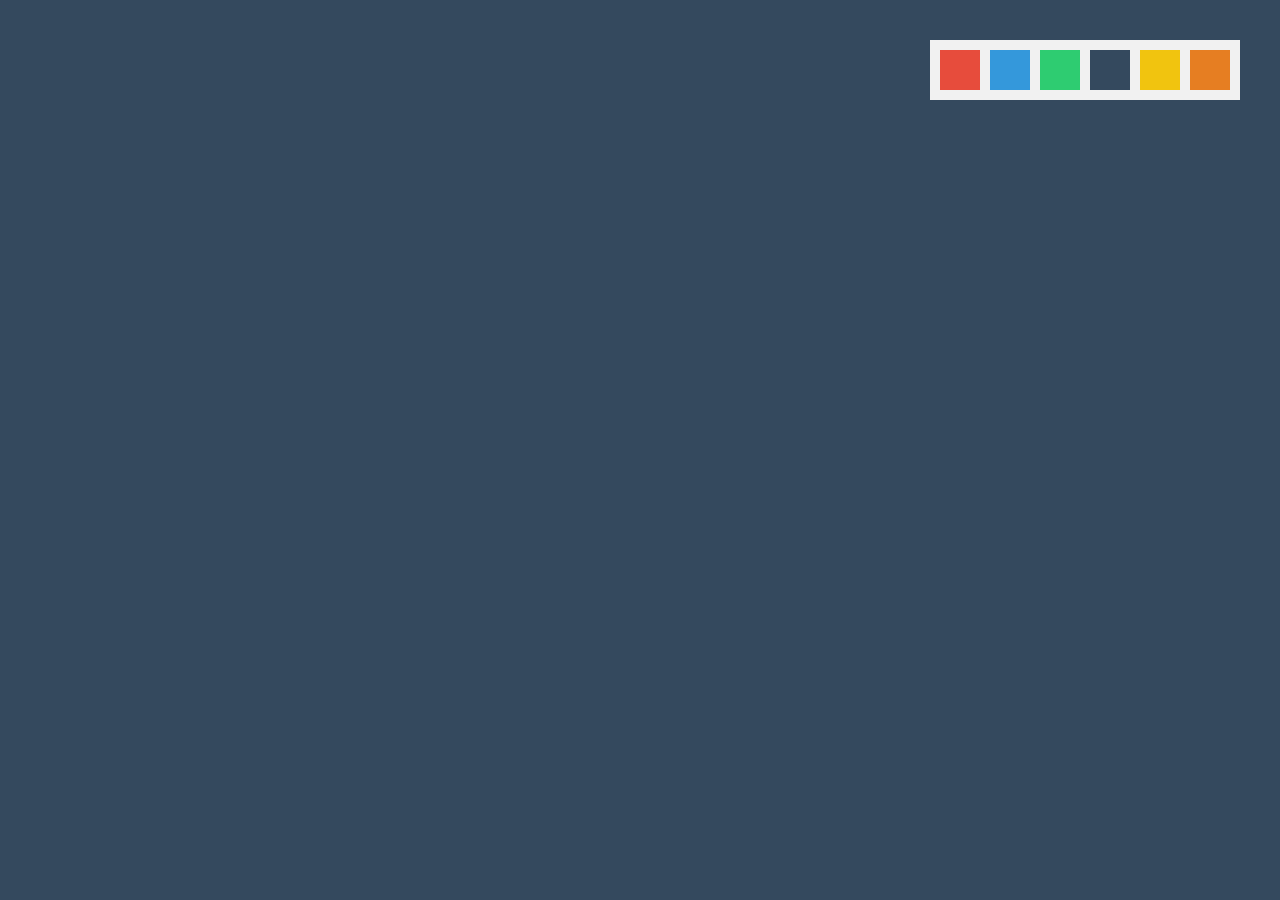
<file: Bachground color changer/index.html>
<!DOCTYPE html>
<html>
  <head>
    <meta charset="utf-8">
    <title></title>
    <link rel="stylesheet" href="style.css">
  </head>
  <body>
<div class="box">
  <a onclick="changecolor('red')" id="red">#e74c3c</a>
  <a onclick="changecolor('blue')" id="blue">#3498db</a>
  <a onclick="changecolor('green')" id="green">#2ecc71</a>
  <a onclick="changecolor('gray')" id="gray">#34495e</a>   
  <a onclick="changecolor('yellow')" id="yellow">#f1c40f</a>
  <a onclick="changecolor('orange')" id="orange">#e67e22</a>
</div>

<script type="text/javascript">
  function changecolor(id) {
    document.body.style.background = document.getElementById(id).innerHTML;
  }
</script>
  </body>
</html>
</file>
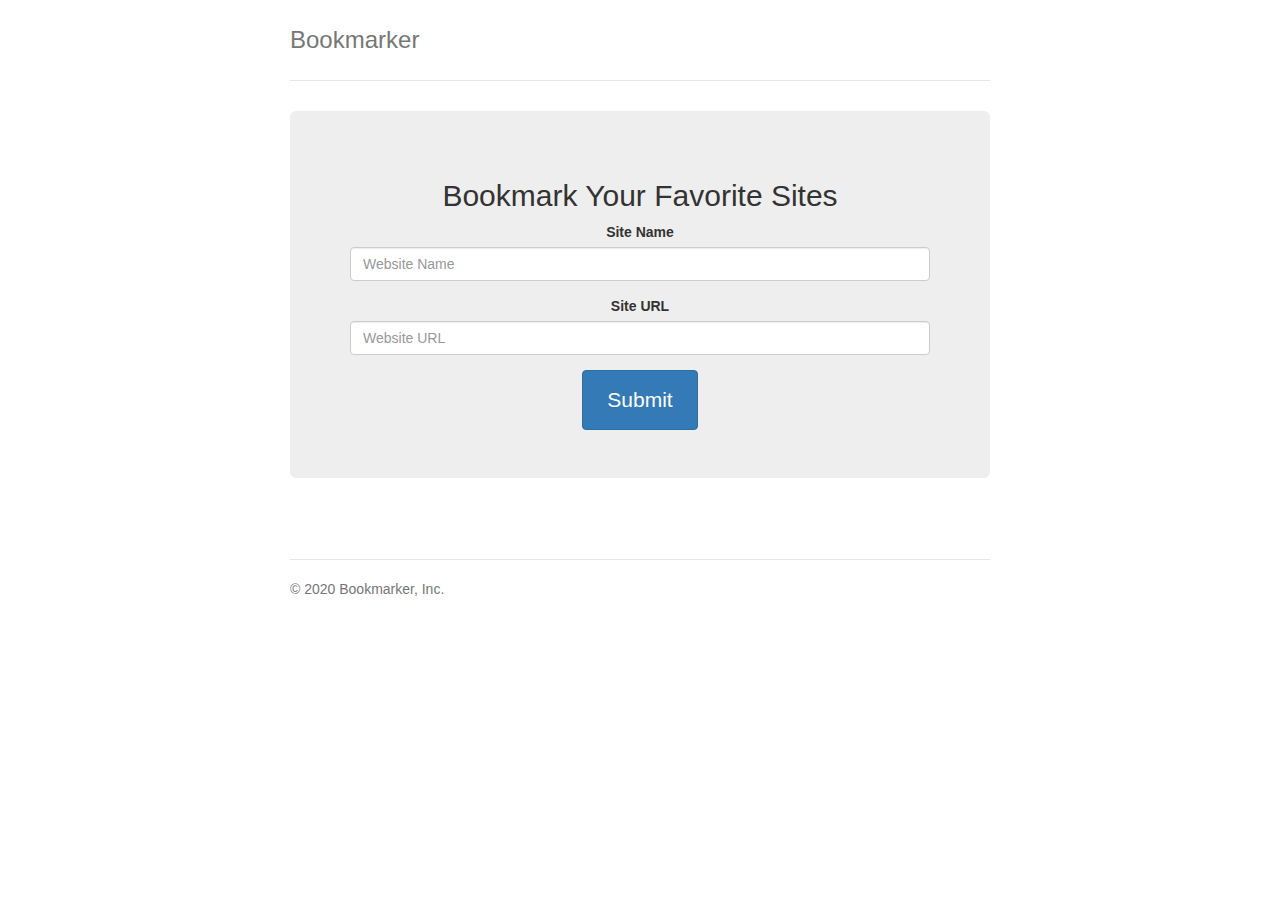
<file: bookmarker-master/index.html>
<!DOCTYPE html>
<html lang="en">
  <head>
    <meta charset="utf-8">
    <meta http-equiv="X-UA-Compatible" content="IE=edge">
    <meta name="viewport" content="width=device-width, initial-scale=1">
    <title>Site Bookmarker</title>

    <!-- Bootstrap core CSS -->
    <link href="css/bootstrap.min.css" rel="stylesheet">
    <link href="css/style.css" rel="stylesheet">
  </head>

  <body onload="fetchBookmarks()">

    <div class="container">               
      <div class="header clearfix">
        <nav>

        </nav>
        <h3 class="text-muted">Bookmarker</h3>
      </div>

      <div class="jumbotron">
        <h2>Bookmark Your Favorite Sites</h2>
        <form id="myForm">
          <div class="form-group">
            <label>Site Name</label>
            <input type="text" class="form-control" id="siteName" placeholder="Website Name">
          </div>
          <div class="form-group">
            <label>Site URL</label>
            <input type="text" class="form-control" id="siteUrl" placeholder="Website URL">
          </div>
          <button type="submit" class="btn btn-primary">Submit</button>
        </form>
      </div>

      <div class="row marketing">
        <div class="col-lg-12">
          <div id="bookmarksResults"></div>
        </div>
      </div>

      <footer class="footer">
        <p>&copy; 2020 Bookmarker, Inc.</p>
      </footer>

    </div> <!-- /container -->

    <script
    src="https://code.jquery.com/jquery-3.1.1.js"
    integrity="sha256-16cdPddA6VdVInumRGo6IbivbERE8p7CQR3HzTBuELA="
    crossorigin="anonymous"></script>
    <script src="js/bootstrap.min.js"></script>
    <script src="js/main.js"></script>
  </body>
</html>
</file>
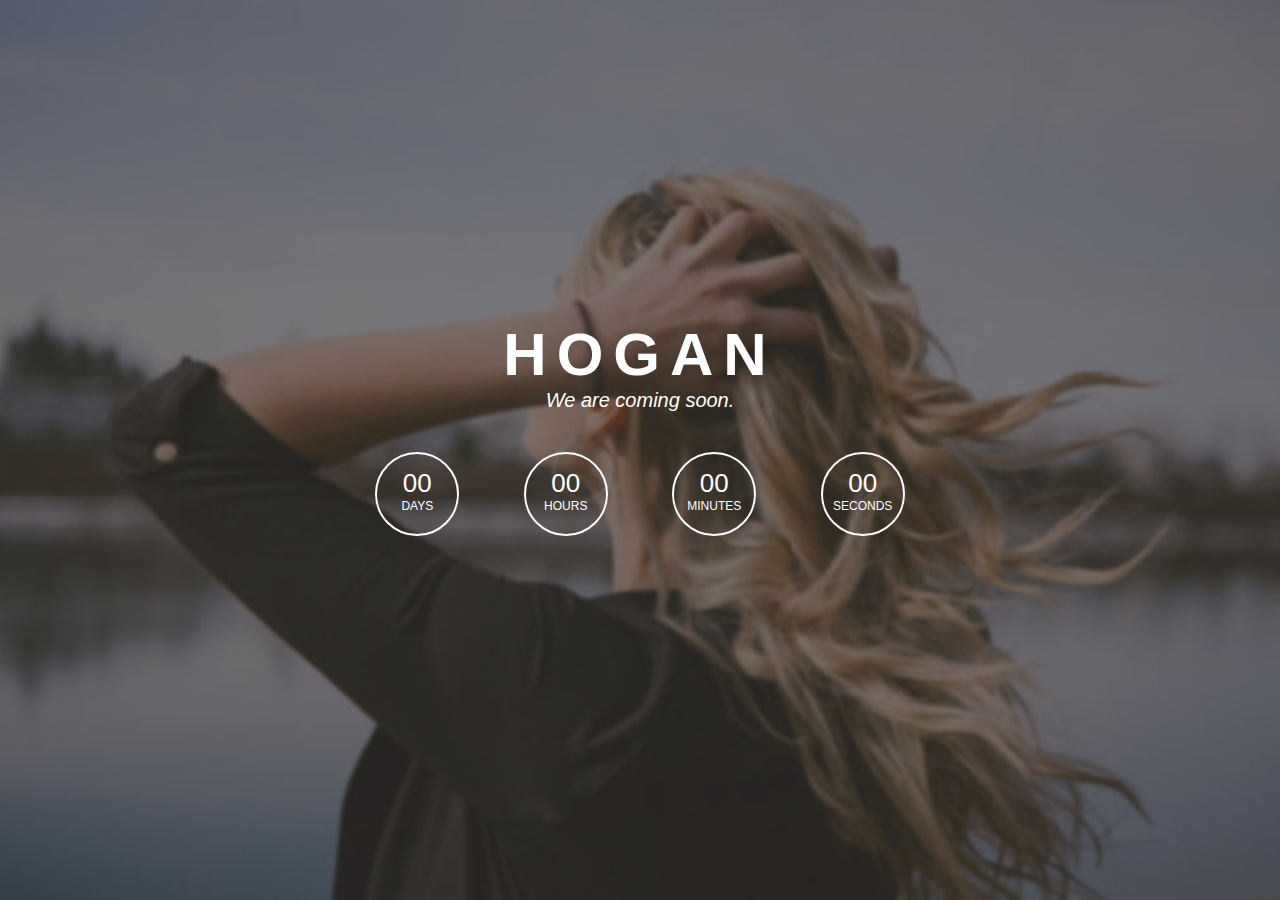
<file: Coming Soon Page/index.html>
<!DOCTYPE html>
<html lang="en" dir="ltr">
  <head>
    <meta charset="utf-8">
    <title>Hogan</title>
    <link rel="stylesheet" href="style.css">
  </head>
  <body>
    <div class="container">
        <h1>Hogan</h1>
        <h2>We are coming soon.</h2>

        <div class="count">    
          <div class="countd">
            <span id="days">00</span>
            DAYS   
          </div>

          <div class="countd">
            <span id="hours">00</span>
            HOURS
          </div>

          <div class="countd">
            <span id="minutes">00</span>
            MINUTES
          </div>

          <div class="countd">
            <span id="seconds">00</span>
            SECONDS
          </div>
          
        </div>
    </div>


<script type="text/javascript">

  var count = new Date("feb 5,2020 00:01:00").getTime();
  var x = setInterval(function() {
    var now = new Date().getTime();
    var d = count - now;

    var days = Math.floor(d/(1000*60*60*24));
    var hours = Math.floor((d%(1000*60*60*24))/(1000*60*60));
    var minutes = Math.floor((d%(1000*60*60))/(1000*60));
    var seconds = Math.floor((d%(1000*60))/1000);

    document.getElementById("days").innerHTML = days;
    document.getElementById("hours").innerHTML = hours;
    document.getElementById("minutes").innerHTML = minutes;
    document.getElementById("seconds").innerHTML = seconds;

    if(d <= 0){
      clearInterval(x);
    }
  },1000);
</script>





  </body>
</html>
</file>
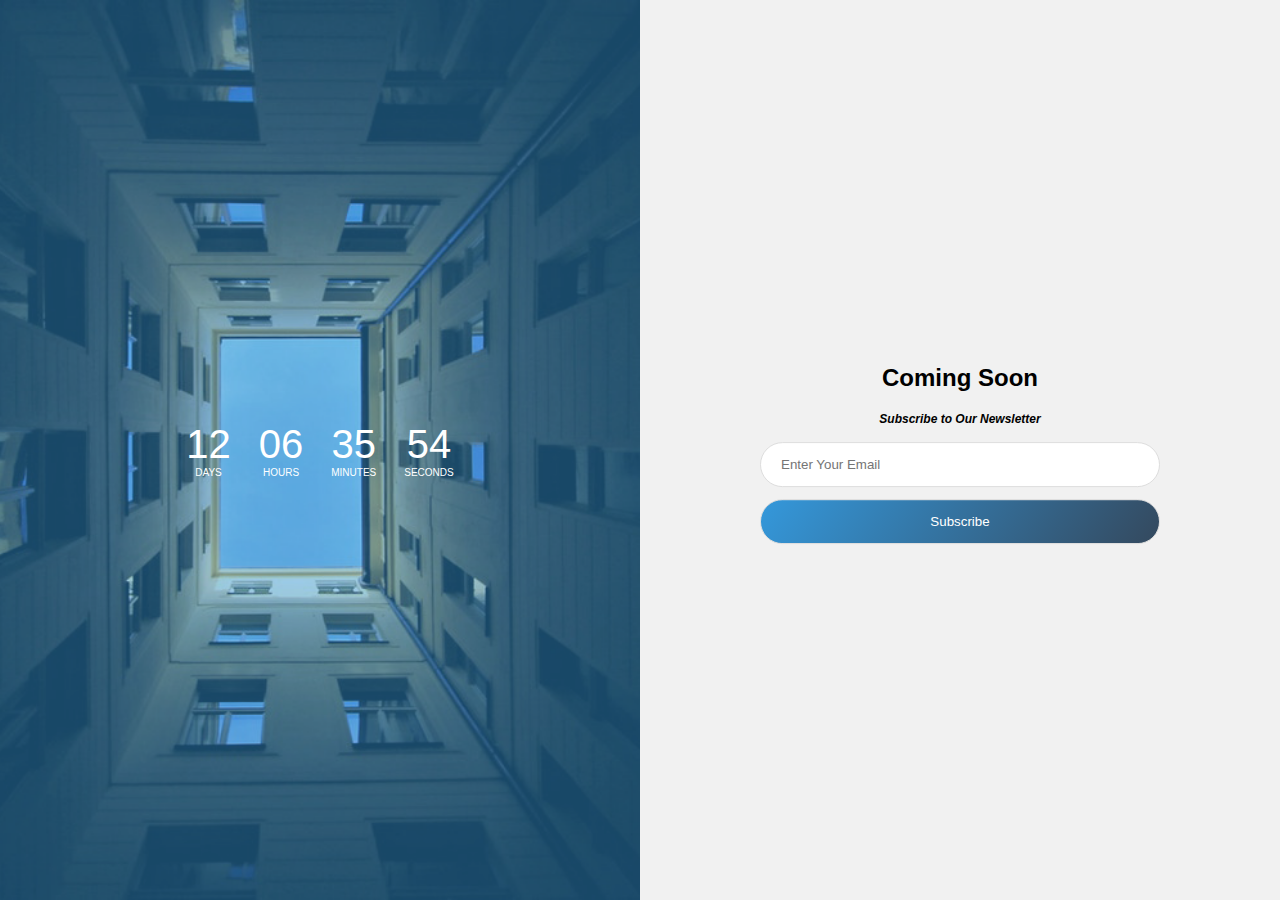
<file: coming soon/index.html>
<!DOCTYPE html>
<html lang="en" dir="ltr">
  <head>
    <meta charset="utf-8">
    <title>Hogan</title>
    <link rel="stylesheet" href="style.css">
    <meta name="viewport" content="width=device-width, initial-scale=1">
  </head>
  <body>
    <div class="page">
      <div class="countdown-col col">
        <div class="time middle">
          <span>
            <div id="d">12</div>
            Days
          </span>
          <span>
            <div id="h">06</div>
            Hours
          </span>
          <span>
            <div id="m">35</div>
            Minutes
          </span>
          <span>
            <div id="s">54</div>
            Seconds
          </span>
        </div>
      </div>
      <div class="newsletter-col col">
        <div class="newsletter middle">
          <h2>Coming Soon</h2>
          <h4>Subscribe to Our Newsletter</h4>
          <form action="">
            <input type="text" placeholder="Enter Your Email">
            <input class="newsletter-btn" type="button" value="Subscribe">
          </form>
        </div>
      </div>
    </div>
    <script src="countdown.js"></script>
  </body>
</html>
</file>
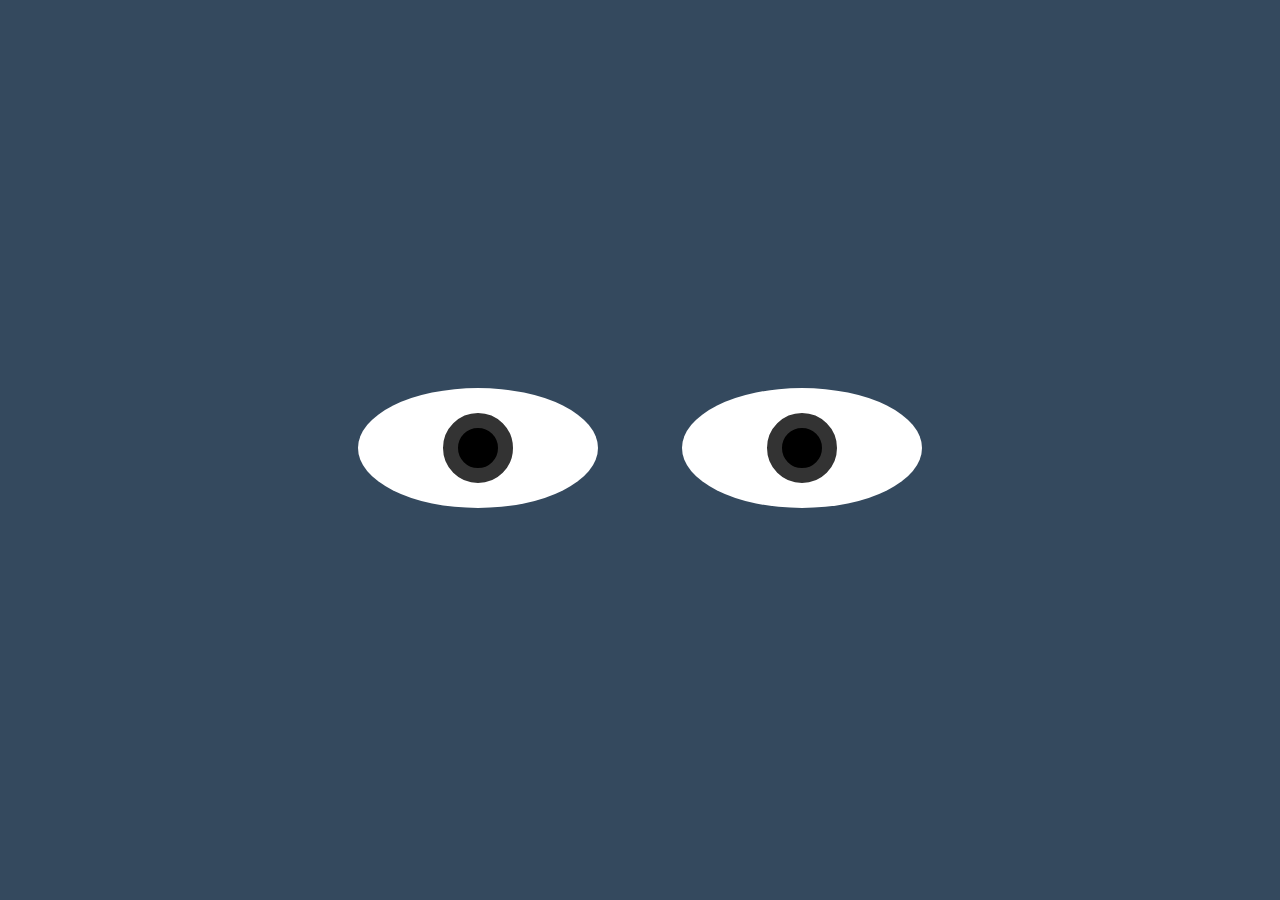
<file: Eyes follow mouse cursor/index.html>
<!DOCTYPE html>
<html lang="en" dir="ltr">
  <head>
    <meta charset="utf-8">
    <link rel="stylesheet" href="style.css">
    <title></title>
  </head>
  <body>


  <div class="eyes">
    <div class="eye">    
      <div class="ball"></div>
    </div>

    <div class="eye">
      <div class="ball"></div>
    </div>
  </div>


<script>
  var balls = document.getElementsByClassName("ball");
  document.onmousemove = function(){
    var x = event.clientX * 100 / window.innerWidth + "%";
    var y = event.clientY * 100 / window.innerHeight + "%";
    //event.clientX => get the horizontal coordinate of the mouse
    //event.clientY => get the Vertical coordinate of the mouse
    //window.innerWidth => get the browser width
    //window.innerHeight => get the browser height

    for(var i=0; i<2; i++) {
      balls[i].style.left = x;
      balls[i].style.top = y;
      balls[i].style.transform = "translate(-"+x+",-"+y+")";
    }
  }
</script>

  </body>
</html>
</file>
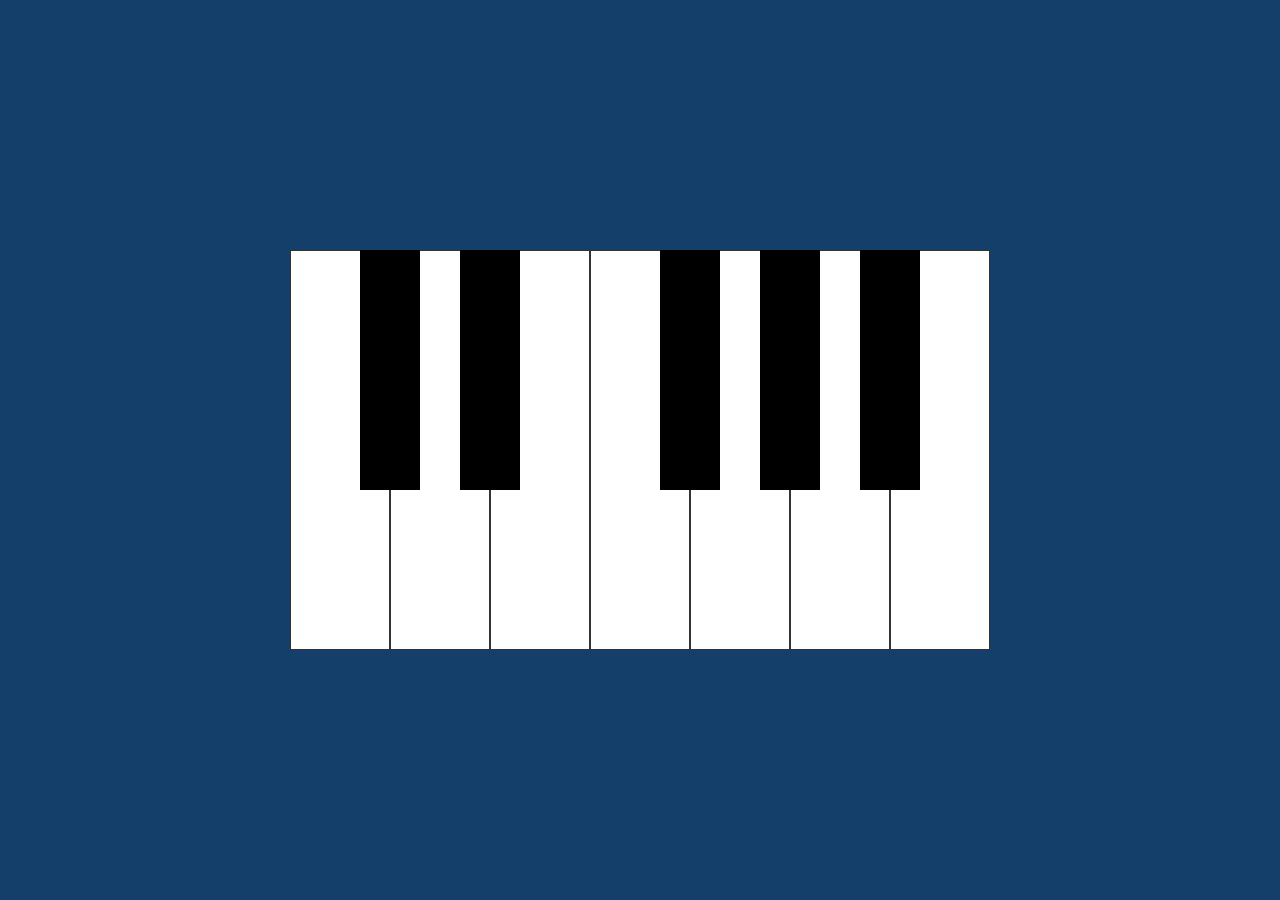
<file: JavaScript-Piano-master/index.html>
<!DOCTYPE html>
<html lang="en">
<head>
  <meta charset="UTF-8">
  <meta name="viewport" content="width=device-width, initial-scale=1.0">
  <meta http-equiv="X-UA-Compatible" content="ie=edge">
  <link rel="stylesheet" href="styles.css">
  <script src="script.js" defer></script>
  <title>Piano</title>
</head>
<body>
  <div class="piano">
    <div data-note="C" class="key white"></div>
    <div data-note="Db" class="key black"></div>
    <div data-note="D" class="key white"></div>
    <div data-note="Eb" class="key black"></div>
    <div data-note="E" class="key white"></div>
    <div data-note="F" class="key white"></div>
    <div data-note="Gb" class="key black"></div>
    <div data-note="G" class="key white"></div>
    <div data-note="Ab" class="key black"></div>
    <div data-note="A" class="key white"></div>
    <div data-note="Bb" class="key black"></div>
    <div data-note="B" class="key white"></div>
  </div>

  <audio id="C" src="notes/C.mp3"></audio>
  <audio id="Db" src="notes/Db.mp3"></audio>
  <audio id="D" src="notes/D.mp3"></audio>
  <audio id="Eb" src="notes/Eb.mp3"></audio>
  <audio id="E" src="notes/E.mp3"></audio>
  <audio id="F" src="notes/F.mp3"></audio>
  <audio id="Gb" src="notes/Gb.mp3"></audio>
  <audio id="G" src="notes/G.mp3"></audio>
  <audio id="Ab" src="notes/Ab.mp3"></audio>
  <audio id="A" src="notes/A.mp3"></audio>
  <audio id="Bb" src="notes/Bb.mp3"></audio>
  <audio id="B" src="notes/B.mp3"></audio>
</body>
</html>
</file>
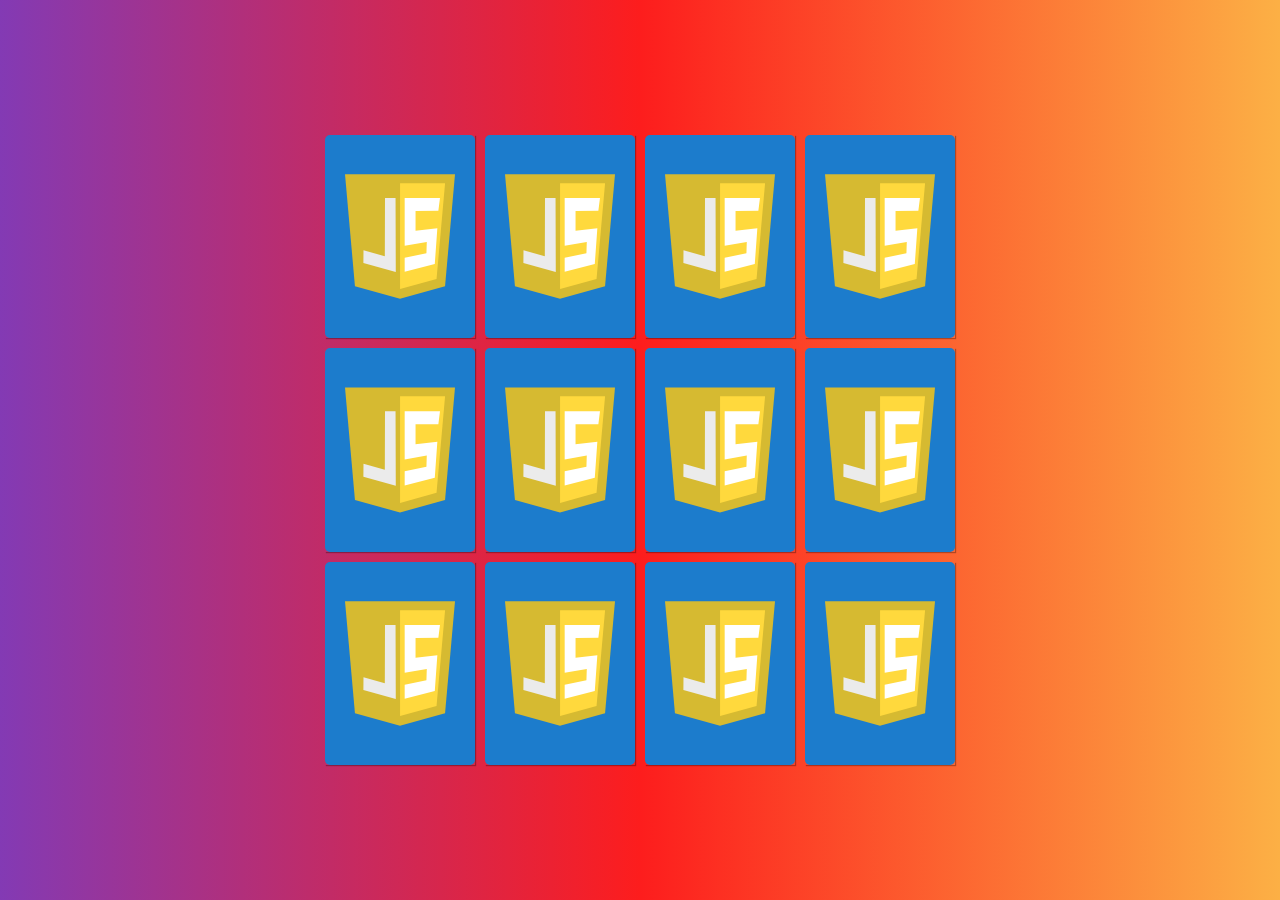
<file: memory card game/index.html>
<!DOCTYPE html>
<html lang="en">
<head>
  <meta charset="UTF-8">

  <title>Memory Game</title>

  <link rel="stylesheet" href="styles.css">
</head>
<body>
  <section class="memory-game">
    <div class="memory-card" data-framework="aurelia">
      <img class="front-face" src="img/aurelia.svg" alt="Aurelia" />
      <img class="back-face" src="img/js-badge.svg" alt="JS Badge" />
    </div>
    <div class="memory-card" data-framework="aurelia">
      <img class="front-face" src="img/aurelia.svg" alt="Aurelia" />
      <img class="back-face" src="img/js-badge.svg" alt="JS Badge" />
    </div>

    <div class="memory-card" data-framework="vue">
      <img class="front-face" src="img/vue.svg" alt="Vue" />
      <img class="back-face" src="img/js-badge.svg" alt="JS Badge" />
    </div>
    <div class="memory-card" data-framework="vue">
      <img class="front-face" src="img/vue.svg" alt="Vue" />
      <img class="back-face" src="img/js-badge.svg" alt="JS Badge" />
    </div>

    <div class="memory-card" data-framework="angular">
      <img class="front-face" src="img/angular.svg" alt="Angular" />
      <img class="back-face" src="img/js-badge.svg" alt="JS Badge" />
    </div>
    <div class="memory-card" data-framework="angular">
      <img class="front-face" src="img/angular.svg" alt="Angular" />
      <img class="back-face" src="img/js-badge.svg" alt="JS Badge" />
    </div>

    <div class="memory-card" data-framework="ember">
      <img class="front-face" src="img/ember.svg" alt="Ember" />
      <img class="back-face" src="img/js-badge.svg" alt="JS Badge" />
    </div>
    <div class="memory-card" data-framework="ember">
      <img class="front-face" src="img/ember.svg" alt="Ember" />
      <img class="back-face" src="img/js-badge.svg" alt="JS Badge" />
    </div>

    <div class="memory-card" data-framework="backbone">
      <img class="front-face" src="img/backbone.svg" alt="Backbone" />
      <img class="back-face" src="img/js-badge.svg" alt="JS Badge" />
    </div>
    <div class="memory-card" data-framework="backbone">
      <img class="front-face" src="img/backbone.svg" alt="Backbone" />
      <img class="back-face" src="img/js-badge.svg" alt="JS Badge" />
    </div>

    <div class="memory-card" data-framework="react">
      <img class="front-face" src="img/react.svg" alt="React" />
      <img class="back-face" src="img/js-badge.svg" alt="JS Badge" />
    </div>
    <div class="memory-card" data-framework="react">
      <img class="front-face" src="img/react.svg" alt="React" />
      <img class="back-face" src="img/js-badge.svg" alt="JS Badge" />
    </div>
  </section>

  <script src="scripts.js"></script>
</body>
</html>
</file>
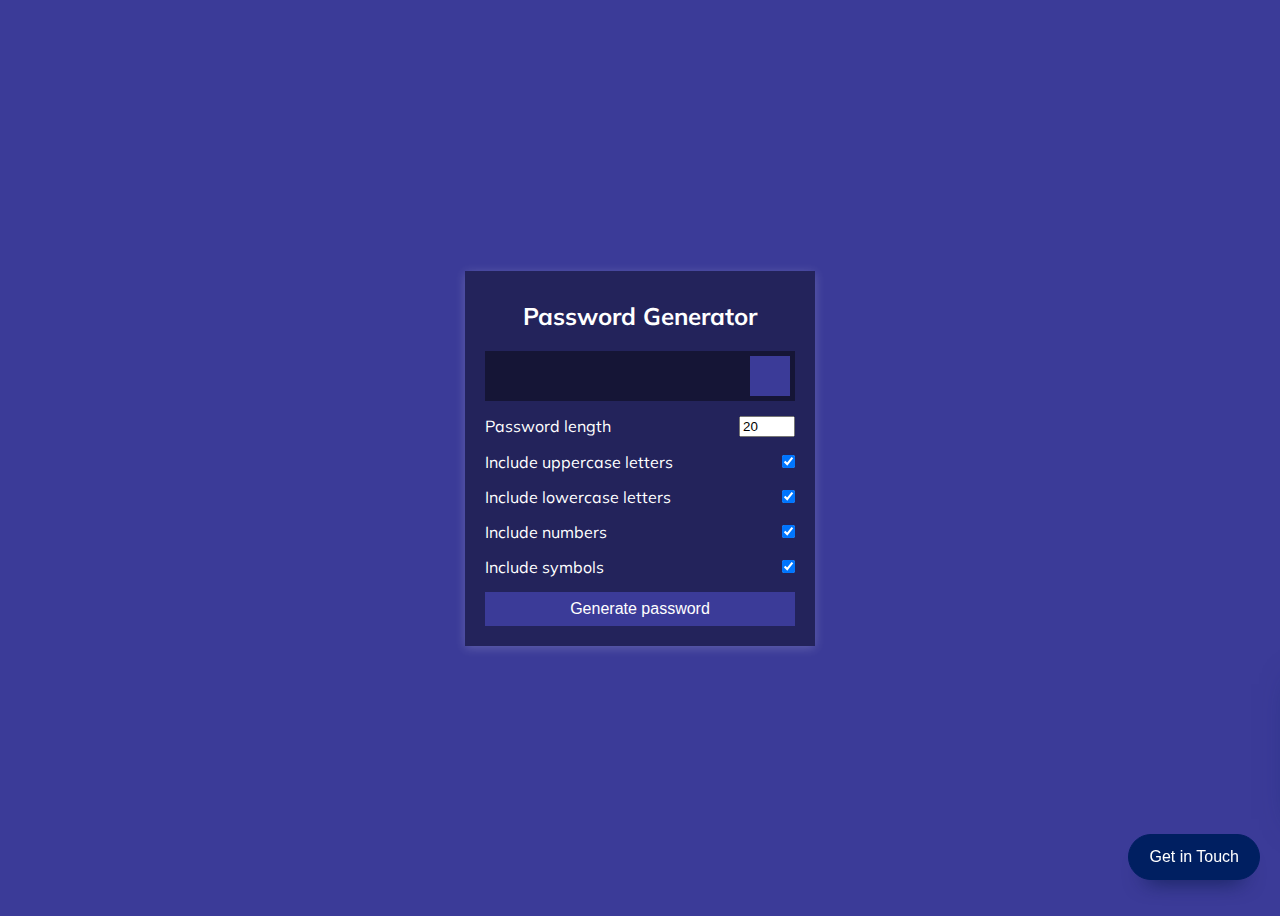
<file: password generator/index.html>
<!DOCTYPE html>
<html lang="en">
<head>
    <meta charset="UTF-8">
    <meta name="viewport" content="width=device-width, initial-scale=1.0">
    <meta http-equiv="X-UA-Compatible" content="ie=edge">
     <link rel="stylesheet" href="style.css">
     <script src="myapp.js"></script>
    <title>Password app</title>
</head>
<body>
    <!-- INSERT HTML HERE -->
<div class="container">
	<h2>Password Generator</h2>
	<div class="result-container">
		<span id="result"></span>
		<button class="btn" id="clipboard">
			<i class="far fa-clipboard"></i>
		</button>
	</div>
	<div class="settings">
		<div class="setting">
			<label>Password length</label>
			<input type="number" id="length" min='4' max='20' value='20' />
		</div>
		<div class="setting">
			<label>Include uppercase letters</label> 
			<input type="checkbox" id="uppercase" checked />
		</div>
		<div class="setting">
			<label>Include lowercase letters</label> 
			<input type="checkbox" id="lowercase" checked />
		</div>
		<div class="setting">
			<label>Include numbers</label> 
			<input type="checkbox" id="numbers" checked />
		</div>
		<div class="setting">
			<label>Include symbols</label> 
			<input type="checkbox" id="symbols" checked />
		</div>
	</div>
	<button class="btn btn-large" id="generate">
		Generate password
	</button>
</div>



<!-- SOCIAL PANEL HTML -->
<div class="social-panel-container">
	<div class="social-panel">
		<p>Created with <i class="fa fa-heart"></i> by
			<a target="_blank" href="https://florin-pop.com">Florin Pop</a></p>
		<button class="close-btn"><i class="fas fa-times"></i></button>
		<h4>Get in touch on</h4>
		<ul>
			<li>
				<a href="https://www.patreon.com/florinpop17" target="_blank">
					<i class="fab fa-discord"></i>
				</a>
			</li>
			<li>
				<a href="https://twitter.com/florinpop1705" target="_blank">
					<i class="fab fa-twitter"></i>
				</a>
			</li>
			<li>
				<a href="https://linkedin.com/in/florinpop17" target="_blank">
					<i class="fab fa-linkedin"></i>
				</a>
			</li>
			<li>
				<a href="https://facebook.com/florinpop17" target="_blank">
					<i class="fab fa-facebook"></i>
				</a>
			</li>
			<li>
				<a href="https://instagram.com/florinpop17" target="_blank">
					<i class="fab fa-instagram"></i>
				</a>
			</li>
		</ul>
	</div>
</div>
<button class="floating-btn">
	Get in Touch
</button>


</body>
</html>
</file>
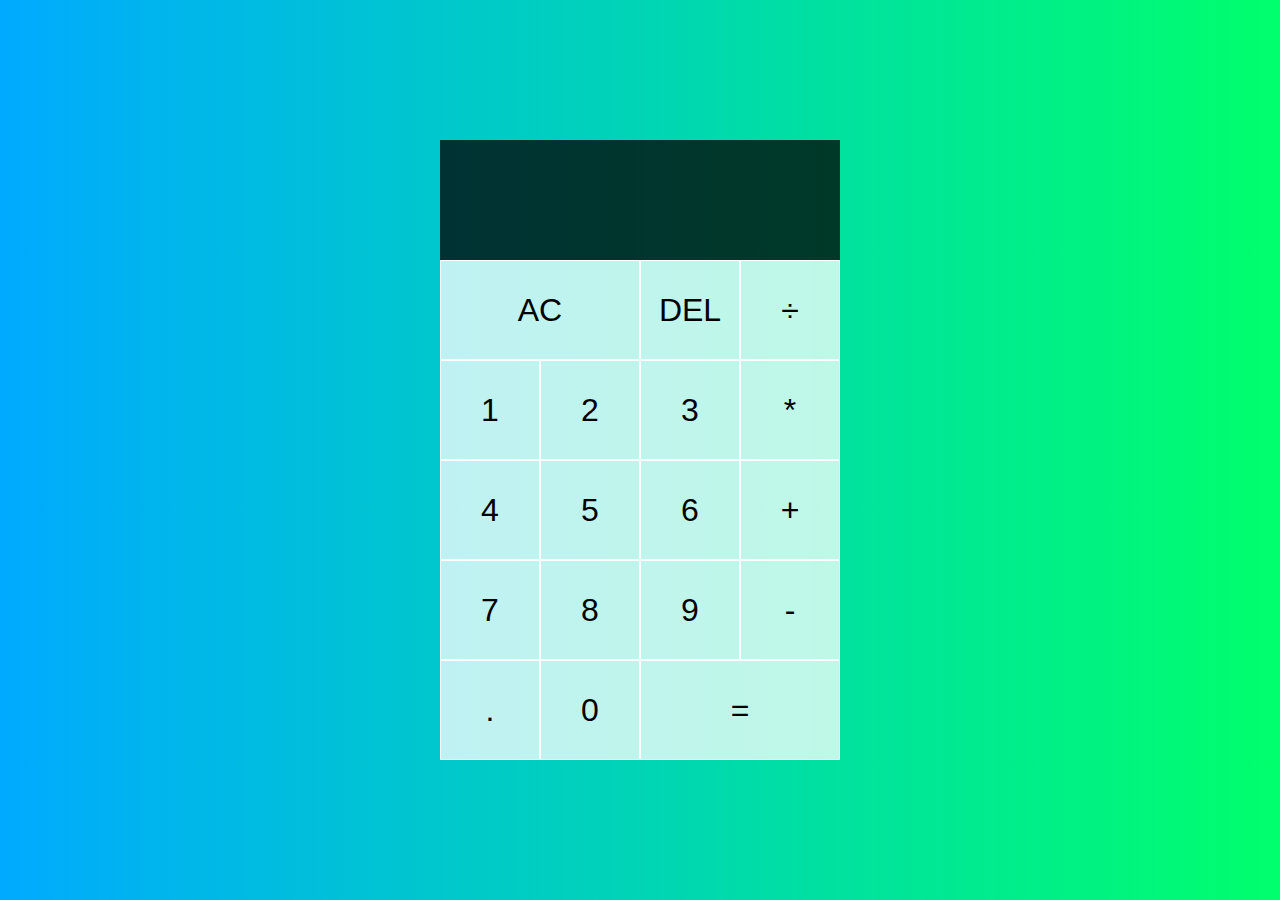
<file: Vanilla-JavaScript-Calculator-master/index.html>
<!DOCTYPE html>
<html lang="en">
<head>
  <meta charset="UTF-8">
  <meta name="viewport" content="width=device-width, initial-scale=1.0">
  <meta http-equiv="X-UA-Compatible" content="ie=edge">
  <title>Calculator</title>
  <link href="styles.css" rel="stylesheet">
  <script src="script.js" defer></script>
</head>
<body>
  <div class="calculator-grid">
    <div class="output">
      <div data-previous-operand class="previous-operand"></div>
      <div data-current-operand class="current-operand"></div>
    </div>
    <button data-all-clear class="span-two">AC</button>
    <button data-delete>DEL</button>
    <button data-operation>÷</button>
    <button data-number>1</button>
    <button data-number>2</button>
    <button data-number>3</button>  
    <button data-operation>*</button>
    <button data-number>4</button>
    <button data-number>5</button>
    <button data-number>6</button>
    <button data-operation>+</button>
    <button data-number>7</button>
    <button data-number>8</button>
    <button data-number>9</button>
    <button data-operation>-</button>
    <button data-number>.</button>
    <button data-number>0</button>
    <button data-equals class="span-two">=</button>
  </div>
</body>
</html>
</file>
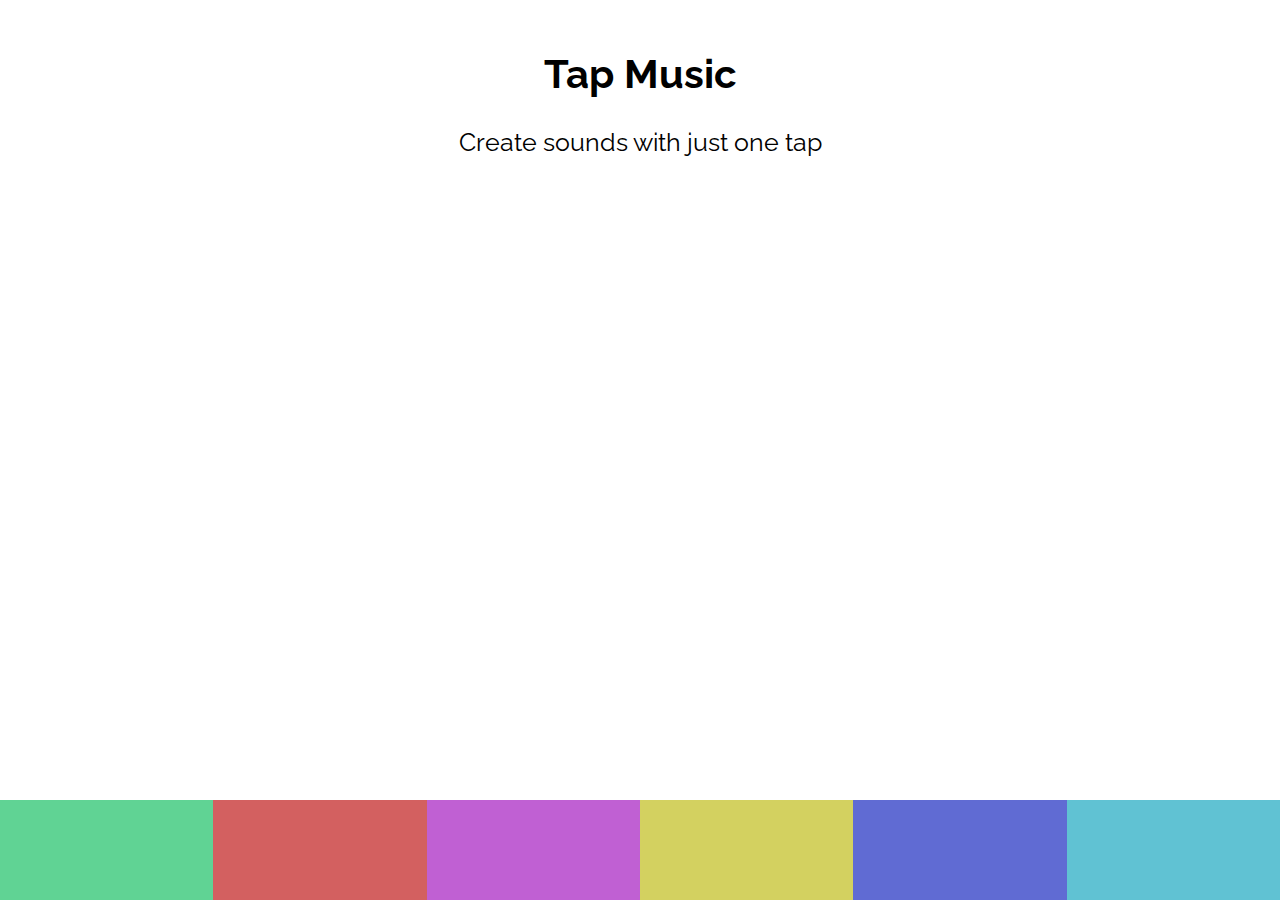
<file: vanilla-js-beatmaker-master/index.html>
<!DOCTYPE html>
<html lang="en">
  <head>
    <meta charset="UTF-8" />
    <meta name="viewport" content="width=device-width, initial-scale=1.0" />
    <link
      href="https://fonts.googleapis.com/css?family=Raleway"
      rel="stylesheet"
    />
    <link rel="stylesheet" href="./style.css" />
    <meta http-equiv="X-UA-Compatible" content="ie=edge" />
    <title>Tap Music</title>
  </head>
  <body>
    <section class="app">
      <header>
        <h1>Tap Music</h1>
        <p>Create sounds with just one tap</p>
      </header>
      <div class="visual"></div>
      <div class="pads">
        <div class="pad1">
          <audio src="./sounds/bubbles.mp3" class="sound"></audio>
        </div>
        <div class="pad2">
          <audio class="sound">
            <source src="./sounds/clay.mp3" />
          </audio>
        </div>
        <div class="pad3">
          <audio class="sound">
            <source src="./sounds/confetti.mp3" />
          </audio>
        </div>
        <div class="pad4">
          <audio class="sound">
            <source src="./sounds/glimmer.mp3" />
          </audio>
        </div>
        <div class="pad5">
          <audio class="sound">
            <source src="./sounds/moon.mp3" />
          </audio>
        </div>
        <div class="pad6">
          <audio class="sound">
            <source src="./sounds/ufo.mp3" />
          </audio>
        </div>
      </div>
    </section>

    <script src="index.js"></script>
  </body>
</html>
</file>
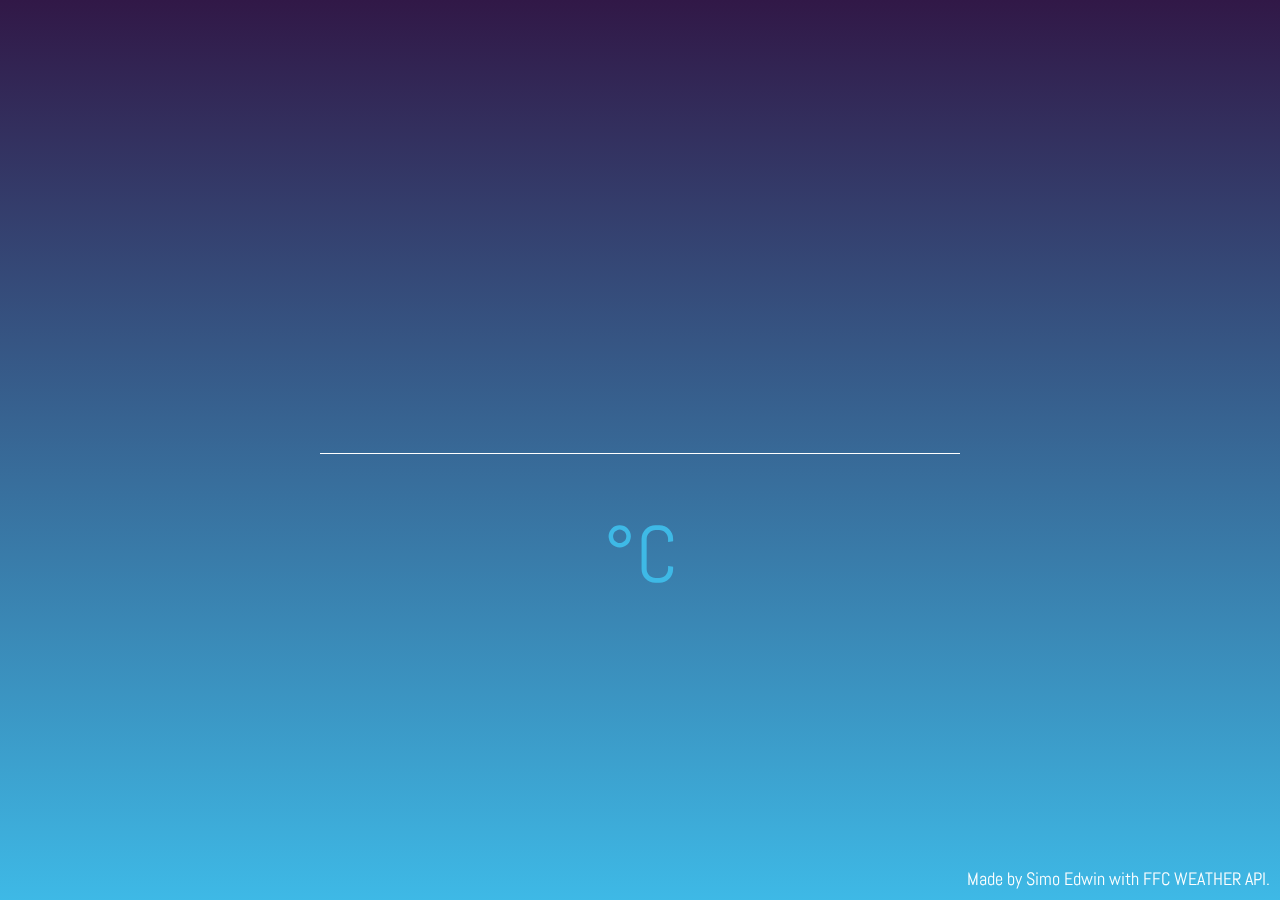
<file: weather-app-master/index.html>
<!DOCTYPE html>
<html lang="en">
<head>
    <meta charset="UTF-8">
    <meta name="viewport" content="width=device-width, initial-scale=1.0">
    <meta http-equiv="X-UA-Compatible" content="ie=edge">
    <title>Weather Api</title>
    <link rel="stylesheet" href="./assets/style.css">
    <link href="https://fonts.googleapis.com/css?family=Abel" rel="stylesheet">
</head>
<body>
    
    <div class="container">
        <div class="weather-box">
            <div class="row1">
                <h2 class="weather-location"></h2>
                <canvas class="weatherType" id="icon1" width="128" height="128"></canvas>
            </div>
            <div class="row2">
                <h1 class="temp"></h1>
                <span class="temp-type">°C</span>
            </div>
            <h2 class="weather-description"></h2>
            <p class="made-by">Made by Simo Edwin with FFC WEATHER API.</p>
        </div>
    </div>
    <script src="./assets/js/skycons.js"></script>
    <script src="./assets/js/jquery-3.2.1.min.js"></script>
    <script src="./assets/js/main.js"></script>
</body>
</html>
</file>
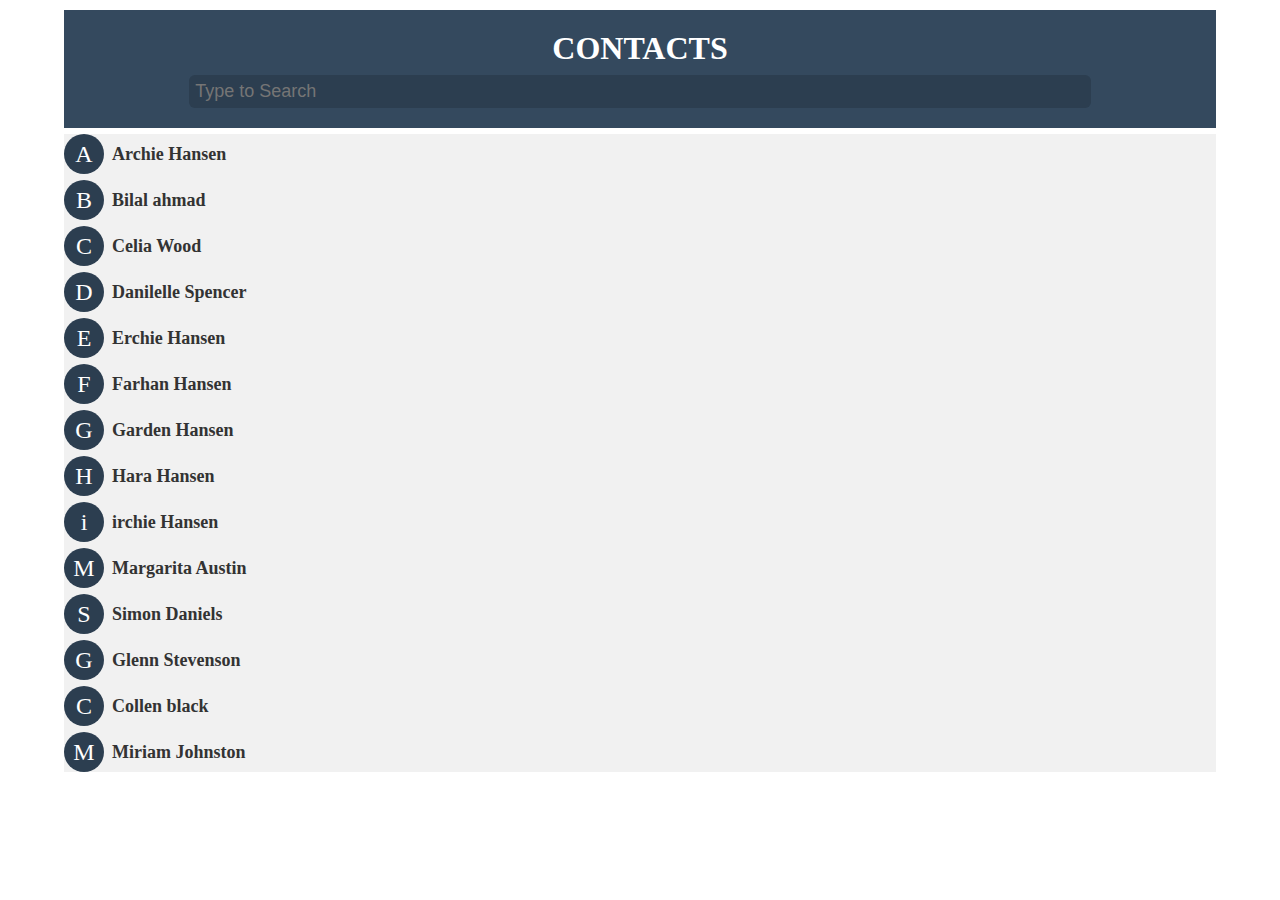
<file: Filter-Search-List/Filter-Search List/index.html>
<!DOCTYPE html>
<html>
  <head>
    <meta charset="utf-8">
    <title></title>
    <link rel="stylesheet" href="style.css">
  </head>

<div class="searchbox">
  <div class="header">
    <h1>Contacts</h1>   
    <input onkeyup="filter()" type="text" id="value" placeholder="Type to Search">
  </div>

  <div class="container">
    <div class="profile">
      <span class="icon">A</span>
      <span class="name">Archie Hansen</span>
    </div>
    <div class="profile">
      <span class="icon">B</span>
      <span class="name">Bilal ahmad</span>
    </div>

    <div class="profile">
      <span class="icon">C</span>
      <span class="name">Celia Wood</span>
    </div>

    <div class="profile">
      <span class="icon">D</span>
      <span class="name">Danilelle Spencer</span>
    </div>
    <div class="profile">
      <span class="icon">E</span>
      <span class="name">Erchie Hansen</span>
    </div>
    <div class="profile">
      <span class="icon">F</span>
      <span class="name">Farhan Hansen</span>
    </div>
    <div class="profile">
      <span class="icon">G</span>
      <span class="name">Garden Hansen</span>
    </div>
    <div class="profile">
      <span class="icon">H</span>
      <span class="name">Hara Hansen</span>
    </div>
    <div class="profile">
      <span class="icon">i</span>
      <span class="name">irchie Hansen</span>
    </div>

    <div class="profile">
      <span class="icon">M</span>
      <span class="name">Margarita Austin</span>
    </div>

    <div class="profile">
      <span class="icon">S</span>
      <span class="name">Simon Daniels</span>
    </div>

    <div class="profile">
      <span class="icon">G</span>
      <span class="name">Glenn Stevenson</span>
    </div>
    <div class="profile">
      <span class="icon">C</span>
      <span class="name">Collen black</span>
    </div>
    <div class="profile">
      <span class="icon">M</span>
      <span class="name">Miriam Johnston</span>
    </div>
  </div>
</div>

<script type="text/javascript">
  function filter() {

    var value,name,profile,i;

    value = document.getElementById("value").value.toUpperCase();
    profile = document.getElementsByClassName("profile");

    for(i=0;i<profile.length;i++){
      name = profile[i].getElementsByClassName("name");
      if (name[0].innerHTML.toUpperCase().indexOf(value) > -1) {
        profile[i].style.display = "flex";
      }else{
        profile[i].style.display = "none";
      }
    }

  }
</script>


  </body>
</html>
</file>
<file: Bachground color changer/style.css>
body{
  margin: 0;
  padding: 0;
  background: #34495e;
}
.box{
  position: absolute;
  top: 40px;
  right: 40px;
  padding: 5px;
  background: #f1f1f1;
}
.box a{
  width: 40px;
  height: 40px;
  float: left;
  text-indent: -9999px;
  margin: 5px;
  cursor: pointer;
}

#red{
  background: #e74c3c;
}
#blue{
  background: #3498db;
}
#green{
  background: #2ecc71;
}
#gray{
  background: #34495e;
}
#yellow{
  background: #f1c40f;
}
#orange{
  background: #e67e22;
}
</file>
<file: bookmarker-master/css/style.css>
/* Space out content a bit */
body {
  padding-top: 20px;
  padding-bottom: 20px;
}

/* Everything but the jumbotron gets side spacing for mobile first views */
.header,
.marketing,
.footer {
  padding-right: 15px;
  padding-left: 15px;
}

/* Custom page header */
.header {
  padding-bottom: 20px;
  border-bottom: 1px solid #e5e5e5;
}
/* Make the masthead heading the same height as the navigation */
.header h3 {
  margin-top: 0;
  margin-bottom: 0;
  line-height: 40px;
}

/* Custom page footer */
.footer {
  padding-top: 19px;
  color: #777;
  border-top: 1px solid #e5e5e5;
}

/* Customize container */
@media (min-width: 768px) {
  .container {
    max-width: 730px;
  }
}
.container-narrow > hr {
  margin: 30px 0;
}

/* Main marketing message and sign up button */
.jumbotron {
  text-align: center;
  border-bottom: 1px solid #e5e5e5;
}
.jumbotron .btn {
  padding: 14px 24px;
  font-size: 21px;
}

/* Supporting marketing content */
.marketing {
  margin: 40px 0;
}
.marketing p + h4 {
  margin-top: 28px;
}

/* Responsive: Portrait tablets and up */
@media screen and (min-width: 768px) {
  /* Remove the padding we set earlier */
  .header,
  .marketing,
  .footer {
    padding-right: 0;
    padding-left: 0;
  }
  /* Space out the masthead */
  .header {
    margin-bottom: 30px;
  }
  /* Remove the bottom border on the jumbotron for visual effect */
  .jumbotron {
    border-bottom: 0;
  }
}
</file>
<file: Coming Soon Page/style.css>
body,html{
  margin: 0;
  padding: 0;
  width: 100%;
  height: 100%;
}
body{
  background: url(bg.jpg) 50% 50%;
  opacity: 20;
  background-size: cover;
  font-family: "Montserrat",sans-serif;
}

.container{
  width: 100%;
  position: absolute;
  top: 50%;
  left: 50%;
  transform: translate(-50%,-50%);
  text-align: center;
  color: white;
}
.container h1{
  text-transform: uppercase;
  font-size: 60px;
  margin: 0px;
  letter-spacing: 10px;
}
.container h2{
  margin: 0;
  font-size: 20px;
  font-weight: 500;
  font-style: italic;
}
.count{
  margin: 40px 0;
}
.countd{
  display: inline-block;
  width: 80px;
  height: 80px;
  border: 2px solid;
  margin: 0 30px;
  font-size: 12px;
  border-radius: 50%;
  overflow: hidden;
}
.countd span{
  display: block;
  font-size: 26px;
  margin-top: 14px;
}
</file>
<file: coming soon/style.css>
*{
  font-family: "montserrat",sans-serif;
}
body{
  margin: 0;
  padding: 0;
}
.page{
  background: #f1f1f1;
  display: flex;
  flex-wrap: wrap;
}
.col{
  flex: 1;
  height: 100vh;
  position: relative;
}
.countdown-col{
  background: url(bg.png) no-repeat center;
  background-size: cover;
}
.time{
  color: #fff;
  text-transform: uppercase;
  width: 90%;
  display: flex;
  justify-content: center;
}
.middle{
  position: absolute;
  top: 50%;
  left: 50%;
  transform: translate(-50%,-50%);
  text-align: center;
}
.time span{
  padding: 0 14px;
  font-size: 10px;
}
.time span div{
  font-size: 40px;
}

.newsletter{
  width: 90%;
}
.newsletter h4{
  font-style: italic;
  font-size: 12px;
}
.newsletter input{
  display: block;
  margin: 12px auto;
  width: 100%;
  max-width: 400px;
  box-sizing: border-box;
  padding: 14px 20px;
  border-radius: 30px;
  border: 1px solid #ddd;
  outline: none;
}
.newsletter-btn{
  background: linear-gradient(125deg,#3498db,#34495e);
  color: #fff;
  cursor: pointer;
  transition: 0.4s;
}
.newsletter-btn:hover{
  opacity: .7;
}

@media screen and (max-width :900px){
  .col{
    flex: 100%;
  }
}
</file>
<file: Eyes follow mouse cursor/style.css>
body{
  margin: 0;
  padding: 0;
  background: #34495e;
}
.eyes{
  position: absolute;
  top: 50%;
  transform: translateY(-50%);
  width: 100%;
  text-align: center;
}
.eye{
  width: 240px;
  height: 120px;
  background: #fff;
  display: inline-block;
  margin: 40px;
  border-radius: 50%;
  position: relative;
  overflow: hidden;
}

.ball{
  width: 40px;
  height: 40px;
  background: #000;
  position: absolute;
  top: 50%;
  left: 50%;
  transform: translate(-50%,-50%);
  border-radius: 50%;
  border: 15px solid #333;
}
</file>
<file: JavaScript-Piano-master/styles.css>
*, *::before, *::after {
  box-sizing: border-box;
}

body {
  background-color: #143F6B;
  margin: 0;
  min-height: 100vh;
  display: flex;
  justify-content: center;
  align-items: center;
}

.piano {
  display: flex;
}

.key {
  height: calc(var(--width) * 4);
  width: var(--width);
}

.white {
  --width: 100px;
  background-color: white;
  border: 1px solid #333;
}

.white.active {
  background-color: #CCC;
}

.black {
  --width: 60px;
  background-color: black;
  margin-left: calc(var(--width) / -2);
  margin-right: calc(var(--width) / -2);
  z-index: 2;
}

.black.active {
  background-color: #333;
}
</file>
<file: memory card game/styles.css>
* {
    padding: 0;
    margin: 0;
    box-sizing: border-box;
  }
  
  body {
    height: 100vh;
    display: flex;
  background: #833ab4; /* fallback for old browsers */
  background: -webkit-linear-gradient(to right, #833ab4, #fd1d1d, #fcb045); /* Chrome 10-25, Safari 5.1-6 */
  background: linear-gradient(to right, #833ab4, #fd1d1d, #fcb045); /* W3C, IE 10+/ Edge, Firefox 16+, Chrome 26+, Opera 12+, Safari 7+ */
  }
  
  .memory-game {
    width: 640px;
    height: 640px;
    margin: auto;
    display: flex;
    flex-wrap: wrap;
    perspective: 1000px;
  }
  
  .memory-card {
    width: calc(25% - 10px);
    height: calc(33.333% - 10px);
    margin: 5px;
    position: relative;
    transform: scale(1);
    transform-style: preserve-3d;
    transition: transform .5s;
    box-shadow: 1px 1px 1px rgba(0,0,0,.3);
  }
  
  .memory-card:active {
    transform: scale(0.97);
    transition: transform .2s;
  }
  
  .memory-card.flip {
    transform: rotateY(180deg);
  }
  
  .front-face,
  .back-face {
    width: 100%;
    height: 100%;
    padding: 20px;
    position: absolute;
    border-radius: 5px;
    background: #1C7CCC;
    backface-visibility: hidden;
  }
  
  .front-face {
    transform: rotateY(180deg);
  }
</file>
<file: password generator/style.css>
@import url('https://fonts.googleapis.com/css?family=Muli&display=swap');

* {
	box-sizing: border-box;
}

body {
	background-color: #3B3B98;
	color: #fff;
	display: flex;
	font-family: 'Muli', sans-serif;
	flex-direction: column;
	align-items: center;
	justify-content: center;
	padding: 10px;
	min-height: 100vh;
}

p {
	margin: 5px 0;
}

h2 {
	margin: 10px 0 20px;
	text-align: center;
}

input[type=checkbox] {
	margin-right: 0;
}

.container {
	background-color: #23235B;
	box-shadow: 0px 2px 10px rgba(255, 255, 255, 0.2);
	padding: 20px;
	width: 350px;
	max-width: 100%;
}

.result-container {
	background-color: rgba(0, 0, 0, 0.4);
	display: flex;
	justify-content: flex-start;
	align-items: center;
	position: relative;
	font-size: 18px;
	letter-spacing: 1px;
	padding: 12px 10px;
	height: 50px;
	width: 100%;
}

.result-container #result {
  	word-wrap: break-word;
	max-width: calc(100% - 40px);
}

.result-container .btn {
	font-size: 20px;
	position: absolute;
	top: 5px;
	right: 5px;
	height: 40px;
	width: 40px;
}

.btn {
	border: none;
	color: #fff;
	cursor: pointer;
	font-size: 16px;
	padding: 8px 12px;
	background-color: #3B3B98;
}

.btn-large {
	display: block;
	width: 100%;
}

.setting {
	display: flex;
	justify-content: space-between;
	align-items: center;
	margin: 15px 0;
}

@media screen and (max-width: 400px) {
	.result-container {
		font-size: 14px;
	}
}

/* SOCIAL PANEL CSS */
.social-panel-container {
	position: fixed;
	right: 0;
	bottom: 80px;
	transform: translateX(100%);
	transition: transform 0.4s ease-in-out;
}

.social-panel-container.visible {
	transform: translateX(-10px);
}

.social-panel {	
	background-color: #fff;
	border-radius: 16px;
	box-shadow: 0 16px 31px -17px rgba(0,31,97,0.6);
	border: 5px solid #001F61;
	display: flex;
	flex-direction: column;
	justify-content: center;
	align-items: center;
	font-family: 'Muli';
	position: relative;
	height: 169px;	
	width: 370px;
	max-width: calc(100% - 10px);
}

.social-panel button.close-btn {
	border: 0;
	color: #97A5CE;
	cursor: pointer;
	font-size: 20px;
	position: absolute;
	top: 5px;
	right: 5px;
}

.social-panel button.close-btn:focus {
	outline: none;
}

.social-panel p {
	background-color: #001F61;
	border-radius: 0 0 10px 10px;
	color: #fff;
	font-size: 14px;
	line-height: 18px;
	padding: 2px 17px 6px;
	position: absolute;
	top: 0;
	left: 50%;
	margin: 0;
	transform: translateX(-50%);
	text-align: center;
	width: 235px;
}

.social-panel p i {
	margin: 0 5px;
}

.social-panel p a {
	color: #FF7500;
	text-decoration: none;
}

.social-panel h4 {
	margin: 20px 0;
	color: #97A5CE;	
	font-family: 'Muli';	
	font-size: 14px;	
	line-height: 18px;
	text-transform: uppercase;
}

.social-panel ul {
	display: flex;
	list-style-type: none;
	padding: 0;
	margin: 0;
}

.social-panel ul li {
	margin: 0 10px;
}

.social-panel ul li a {
	border: 1px solid #DCE1F2;
	border-radius: 50%;
	color: #001F61;
	font-size: 20px;
	display: flex;
	justify-content: center;
	align-items: center;
	height: 50px;
	width: 50px;
	text-decoration: none;
}

.social-panel ul li a:hover {
	border-color: #FF6A00;
	box-shadow: 0 9px 12px -9px #FF6A00;
}

.floating-btn {
	border-radius: 26.5px;
	background-color: #001F61;
	border: 1px solid #001F61;
	box-shadow: 0 16px 22px -17px #03153B;
	color: #fff;
	cursor: pointer;
	font-size: 16px;
	line-height: 20px;
	padding: 12px 20px;
	position: fixed;
	bottom: 20px;
	right: 20px;
	z-index: 999;
}

.floating-btn:hover {
	background-color: #ffffff;
	color: #001F61;
}

.floating-btn:focus {
	outline: none;
}

.floating-text {
	background-color: #001F61;
	border-radius: 10px 10px 0 0;
	color: #fff;
	font-family: 'Muli';
	padding: 7px 15px;
	position: fixed;
	bottom: 0;
	left: 50%;
	transform: translateX(-50%);
	text-align: center;
	z-index: 998;
}

.floating-text a {
	color: #FF7500;
	text-decoration: none;
}

@media screen and (max-width: 480px) {

	.social-panel-container.visible {
		transform: translateX(0px);
	}
	
	.floating-btn {
		right: 10px;
	}
}
</file>
<file: Vanilla-JavaScript-Calculator-master/styles.css>
*, *::before, *::after {
  box-sizing: border-box;
  font-family: Gotham Rounded, sans-serif;
  font-weight: normal;
}

body {
  padding: 0;
  margin: 0;
  background: linear-gradient(to right, #00AAFF, #00FF6C);
}

.calculator-grid {
  display: grid;
  justify-content: center;
  align-content: center;
  min-height: 100vh;
  grid-template-columns: repeat(4, 100px);
  grid-template-rows: minmax(120px, auto) repeat(5, 100px);
}

.calculator-grid > button {
  cursor: pointer;
  font-size: 2rem;
  border: 1px solid white;
  outline: none;
  background-color: rgba(255, 255, 255, .75);
}

.calculator-grid > button:hover {
  background-color: rgba(255, 255, 255, .9);
}

.span-two {
  grid-column: span 2;
}

.output {
  grid-column: 1 / -1;
  background-color: rgba(0, 0, 0, .75);
  display: flex;
  align-items: flex-end;
  justify-content: space-around;
  flex-direction: column;
  padding: 10px;
  word-wrap: break-word;
  word-break: break-all;
}

.output .previous-operand {
  color: rgba(255, 255, 255, .75);
  font-size: 1.5rem;
}

.output .current-operand {
  color: white;
  font-size: 2.5rem;
}
</file>
<file: vanilla-js-beatmaker-master/style.css>
* {
  margin: 0;
  padding: 0;
  box-sizing: border-box;
}

body {
  font-family: "Raleway", sans-serif;
}

.app {
  min-height: 100vh;
  display: flex;
  flex-direction: column;
  justify-content: space-between;
  align-items: center;
}

header h1 {
  margin: 50px 0px 30px 0px;
  text-align: center;
  font-size: 40px;
}
header p {
  font-size: 25px;
}

.pads {
  background: lightblue;
  width: 100%;
  display: flex;
}
.pads > div {
  height: 100px;
  width: 100px;
  flex: 1;
}
.pad1 {
  background: #60d394;
}
.pad2 {
  background: #d36060;
}
.pad3 {
  background: #c060d3;
}
.pad4 {
  background: #d3d160;
}
.pad5 {
  background: #606bd3;
}
.pad6 {
  background: #60c2d3;
}

.visual > div {
  position: absolute;
  bottom: 0%;
  height: 50px;
  width: 50px;
  border-radius: 50%;
  transform: scale(1);
  z-index: -1;
}

@keyframes jump {
  0% {
    bottom: 0%;
    left: 20%;
  }
  50% {
    bottom: 50%;
    left: 50%;
  }

  100% {
    bottom: 00%;
    left: 80%;
  }
}
</file>
<file: weather-app-master/assets/style.css>
*{
    padding: 0px;
    margin: 0px;
}
.container{

    height: 100vh;
    display: flex;
    justify-content: center;
    align-items: center;
    background-image: -webkit-gradient(linear, left top, left bottom, from(#311847), to(#3EB9E6));
    background-image: -webkit-linear-gradient(top, #311847, #3EB9E6);
    background-image: -moz-linear-gradient(top, #311847, #3EB9E6);
    background-image: linear-gradient(to bottom, #311847, #3EB9E6);
}
.weather-box{

    height: 100%;
    width: 100%;
    display: flex;
    flex-direction: column;
    align-items: center;
    justify-content: center;
    position: relative;
    font-family: 'Abel', sans-serif;
    animation-name: introduction;
    animation-duration: 2s;
    
   
}
.row1{
    width: 50%;
    display: flex;
    justify-content: space-around;
    align-items: center;
    border-bottom: 1px solid white;
    padding-bottom: 30px;
}
.weather-location{
    color: white;
    font-size: 50px;
}

.weather-icon {
    width: 100px;
    
}
.row2{
    display: flex;
    justify-content: center;
    align-items: center;
    margin-top: 50px;
}
.row2:hover .temp{
    color: #41A5CF;
}
.row2:hover .temp-type{
    color: white;
}
.temp{
    color: white;
    font-size: 80px;
    cursor: pointer;
    pointer-events: auto;
    transition: color 1s;
}
.temp-type{
    color: #3EB9E6;
    font-size: 80px;
    cursor: pointer;
    transition: color 1s;
}
.weather-description{
    text-align: center;
    color: white;
}
.weather-days{
    display: flex;
    justify-content: space-around;
    padding-top: 50px;
    color: white;
    font-size: 20px;

    width: 50%;
}
.block1, .block2{
    display:flex;
    flex-direction: column;
    justify-content: center;
    align-items: center;
    
}
.made-by{
    color: white;
    position: fixed;
    bottom: 0px;
    right: 0px;
    padding: 10px;
    font-size: 18px;
}
@keyframes introduction {
    0%{
        bottom: -320px;
        opacity: 0;
        
    }
    100%{
        
        opacity:1;
        bottom: 0px;
    }
}



@media screen and (max-width: 480px) {
    
    .row1{
        flex-direction: column;
    }
    .weather-location{
        font-size: 30px;
    }
    .made-by{
        display: none;
    }
    .block1{
        padding: 20px;
    }
    .block2{
        padding: 20px;
    }
    .weather-days{
        font-size: 16px;
    }
    .container{
        height: 130vh;
    }
    
    
   
    
}
</file>
<file: Filter-Search-List/Filter-Search List/style.css>
body{
  margin: 0;
  padding: 0;
  font-family: "Montserrat";
}
.searchbox{
  width: 90%;
  margin: 10px auto;
}
.header{
  background: #34495e;
  overflow: hidden;
  padding: 20px;
  text-align: center;
}
.header h1{
  text-transform: uppercase;
  color: white;
  margin: 0;
  margin-bottom: 8px;
}
#value{
  border: none;
  background: #2c3e50;
  padding: 6px;
  font-size: 18px;
  width: 80%;
  border-radius: 6px;
  color: white;
}

.container{
  background: #f1f1f1;
}
.profile{
  margin: 6px 0;
  display: flex;
  align-items: center;
}

.icon{
  width: 40px;
  height: 40px;
  background: #2c3e50;
  color: white;
  font-size: 24px;
  text-align: center;
  line-height: 40px;
  border-radius: 50%;
  margin-right: 8px;
}
.name{
  font-size: 18px;
  font-weight: 600;
  color: #333;
}
</file>
